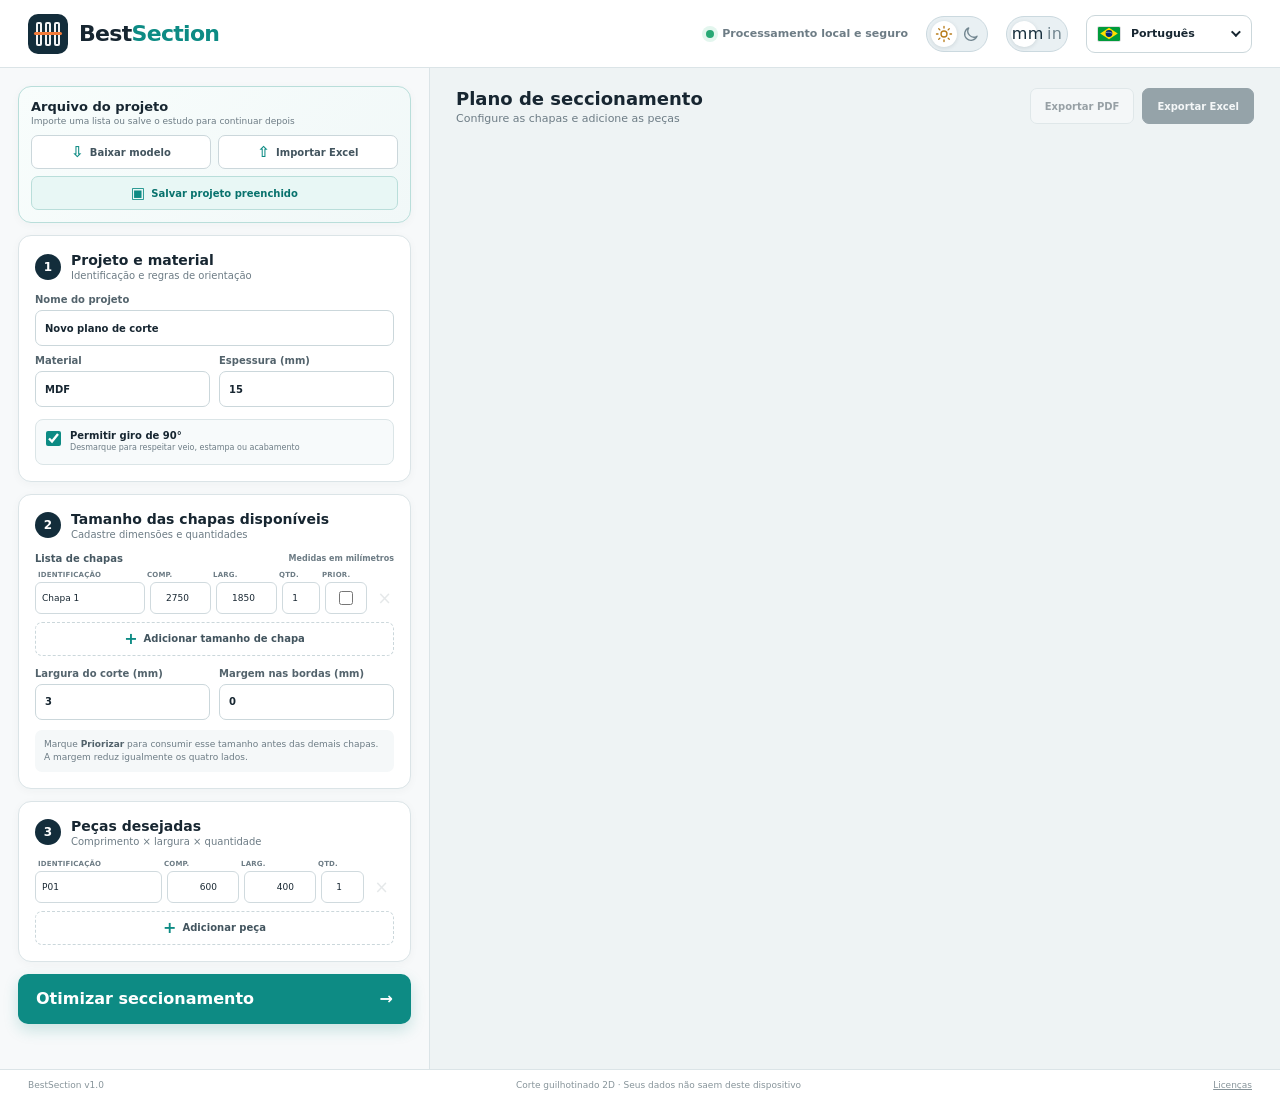
<file: index.html>
<!doctype html>
<html lang="pt-BR">
<head>
  <script src="theme.js?v=1"></script>
  <script src="unit.js?v=1"></script>
  <meta charset="utf-8">
  <meta name="viewport" content="width=device-width, initial-scale=1">
  <meta name="description" content="BestSection — otimizador de cortes guilhotinados para chapas e painéis.">
  <title>BestSection — Otimizador de seccionamento</title>
  <link rel="stylesheet" href="styles.css?v=20261104-dimensions">
  <link rel="stylesheet" href="theme.css?v=1">
</head>
<body>
  <header class="topbar">
    <a class="brand" href="#" aria-label="BestSection">
      <span class="brand-mark" aria-hidden="true"><i></i><i></i><i></i></span>
      <span class="brand-name"><strong>Best</strong><b>Section</b></span>
    </a>
    <div class="topbar-actions">
      <div class="top-status"><span></span><b data-i18n="localProcessing">Processamento local e seguro</b></div>
      <div id="languagePicker" class="language-picker">
        <button id="languageButton" class="language-trigger" type="button" aria-haspopup="listbox" aria-expanded="false" aria-label="Idioma: Português">
          <img id="currentFlag" src="flags/br.svg" alt=""><span id="currentLanguage">Português</span><i aria-hidden="true"></i>
        </button>
        <div id="languageMenu" class="language-menu" role="listbox" aria-label="Idioma" hidden>
          <button type="button" role="option" data-language="pt-BR"><img src="flags/br.svg" alt="">Português</button>
          <button type="button" role="option" data-language="en-US"><img src="flags/us.svg" alt="">English</button>
          <button type="button" role="option" data-language="es-ES"><img src="flags/es.svg" alt="">Español</button>
          <button type="button" role="option" data-language="zh-CN"><img src="flags/cn.svg" alt="">中文</button>
          <button type="button" role="option" data-language="hi-IN"><img src="flags/in.svg" alt="">हिन्दी</button>
          <button type="button" role="option" data-language="ar-SA"><img src="flags/sa.svg" alt="">العربية</button>
          <button type="button" role="option" data-language="fr-FR"><img src="flags/fr.svg" alt="">Français</button>
          <button type="button" role="option" data-language="bn-BD"><img src="flags/bd.svg" alt="">বাংলা</button>
          <button type="button" role="option" data-language="ru-RU"><img src="flags/ru.svg" alt="">Русский</button>
          <button type="button" role="option" data-language="de-DE"><img src="flags/de.svg" alt="">Deutsch</button>
          <button type="button" role="option" data-language="it-IT"><img src="flags/it.svg" alt="">Italiano</button>
          <button type="button" role="option" data-language="ja-JP"><img src="flags/jp.svg" alt="">日本語</button>
        </div>
        <select id="languageSelect" class="language-native-select" aria-label="Idioma" tabindex="-1">
          <option value="pt-BR">Português</option><option value="en-US">English</option><option value="es-ES">Español</option><option value="zh-CN">中文</option><option value="hi-IN">हिन्दी</option><option value="ar-SA">العربية</option><option value="fr-FR">Français</option><option value="bn-BD">বাংলা</option><option value="ru-RU">Русский</option><option value="de-DE">Deutsch</option><option value="it-IT">Italiano</option><option value="ja-JP">日本語</option>
        </select>
      </div>
    </div>
  </header>

  <main class="app-shell">
    <aside class="sidebar">
      <section class="panel project-file-panel">
        <div class="project-file-heading"><h2 data-i18n="projectFile">Arquivo do projeto</h2><p data-i18n="projectFileHelp">Importe uma lista ou salve o estudo para continuar depois</p></div>
        <div class="import-actions">
          <button id="templateButton" class="ghost-button" type="button"><span aria-hidden="true">⇩</span><b data-i18n="downloadTemplate">Baixar modelo</b></button>
          <label class="ghost-button import-button"><span aria-hidden="true">⇧</span><b data-i18n="importExcel">Importar Excel</b><input id="excelInput" type="file" accept=".xlsx,.xls,.csv" hidden></label>
          <button id="saveProjectButton" class="ghost-button save-project-button" type="button"><span aria-hidden="true">▣</span><b data-i18n="saveProject">Salvar projeto preenchido</b></button>
        </div>
      </section>

      <section class="panel">
        <div class="section-heading"><span>1</span><div><h2 data-i18n="projectMaterial">Projeto e material</h2><p data-i18n="projectMaterialHelp">Identificação e regras de orientação</p></div></div>
        <label class="field full"><span data-i18n="projectName">Nome do projeto</span><input id="projectName" value="Novo plano de corte" maxlength="80"></label>
        <div class="field-grid two">
          <label class="field"><span data-i18n="material">Material</span><input id="material" value="MDF" maxlength="50"></label>
          <label class="field"><span data-i18n="thicknessMm">Espessura (mm)</span><input id="materialThickness" type="number" value="15" min="0.1" step="0.1"></label>
        </div>
        <label class="check-field"><input id="allowRotation" type="checkbox" checked><span><strong data-i18n="allowRotation">Permitir giro de 90°</strong><small data-i18n="allowRotationHelp">Desmarque para respeitar veio, estampa ou acabamento</small></span></label>
      </section>

      <section class="panel">
        <div class="section-heading"><span>2</span><div><h2 data-i18n="availableSheetSizes">Tamanho das chapas disponíveis</h2><p data-i18n="availableSheetSizesHelp">Cadastre dimensões e quantidades</p></div></div>
        <div class="stock-heading"><strong data-i18n="sheetList">Lista de chapas</strong><small data-i18n="measurementsMm">Medidas em milímetros</small></div>
        <div class="sheet-columns"><span data-i18n="identification">Identificação</span><span data-i18n="lengthShort">Comp.</span><span data-i18n="widthShort">Larg.</span><span data-i18n="qtyShort">Qtd.</span><span data-i18n="priorityShort">Prior.</span><span></span></div>
        <div id="sheetBody" class="sheet-list"></div>
        <button id="addSheetButton" class="add-row-button" type="button"><span>+</span><b data-i18n="addSheetSize">Adicionar tamanho de chapa</b></button>
        <div class="field-grid two machine-fields">
          <label class="field"><span data-i18n="kerfWidth">Largura do corte (mm)</span><input id="kerf" type="number" value="3" min="0" step="0.1"></label>
          <label class="field"><span data-i18n="edgeMargin">Margem nas bordas (mm)</span><input id="edgeTrim" type="number" value="0" min="0" step="0.1"></label>
        </div>
        <p class="field-help" data-i18n-html="sheetHelp">Marque <strong>Priorizar</strong> para consumir esse tamanho antes das demais chapas. A margem reduz igualmente os quatro lados.</p>
      </section>

      <section class="panel parts-panel">
        <div class="section-heading"><span>3</span><div><h2 data-i18n="desiredParts">Peças desejadas</h2><p data-i18n="desiredPartsHelp">Comprimento × largura × quantidade</p></div></div>
        <div class="part-columns"><span data-i18n="identification">Identificação</span><span data-i18n="lengthShort">Comp.</span><span data-i18n="widthShort">Larg.</span><span data-i18n="qtyShort">Qtd.</span><span></span></div>
        <div id="partsBody" class="parts-list"></div>
        <button id="addPartButton" class="add-row-button" type="button"><span>+</span><b data-i18n="addPart">Adicionar peça</b></button>
      </section>

      <button id="optimizeButton" class="primary-button" type="button"><span data-i18n="optimize">Otimizar seccionamento</span><span>→</span></button>
      <section id="progressPanel" class="progress-panel" hidden aria-live="polite">
        <div class="progress-heading"><strong id="progressLabel" data-i18n="preparing">Preparando otimização…</strong><span id="progressPercent">0%</span></div>
        <div id="progressTrack" class="progress-track" role="progressbar" aria-valuemin="0" aria-valuemax="100" aria-valuenow="0"><span id="progressBar"></span></div>
        <small id="progressDetail" data-i18n="analyzing">Analisando peças e chapas disponíveis</small>
      </section>
      <div id="message" class="message" role="status" aria-live="polite"></div>
    </aside>

    <section class="workspace">
      <div class="workspace-toolbar">
        <div><h1 data-i18n="cuttingPlan">Plano de seccionamento</h1><p id="resultSubtitle" data-i18n="configure">Configure as chapas e adicione as peças</p></div>
        <div class="toolbar-actions">
          <button id="pdfButton" class="secondary-button" type="button" disabled data-i18n="exportPDF">Exportar PDF</button>
          <button id="exportButton" class="export-button" type="button" disabled data-i18n="exportExcel">Exportar Excel</button>
        </div>
      </div>

      <section class="result-area">
        <div id="resultContent" hidden>
          <div class="metrics">
            <article><span class="metric-icon sheets">▦</span><div><small data-i18n="sheetsUsed">Chapas utilizadas</small><strong id="metricSheets">—</strong></div></article>
            <article><span class="metric-icon usage">◔</span><div><small data-i18n="utilization">Aproveitamento</small><strong id="metricUsage">—</strong></div></article>
            <article><span class="metric-icon pieces">◇</span><div><small data-i18n="parts">Peças</small><strong id="metricPieces">—</strong></div></article>
            <article><span class="metric-icon waste">↘</span><div><small data-i18n="reusableRemainder">Sobra reaproveitável</small><strong id="metricWaste">—</strong></div></article>
          </div>

          <section class="result-card layouts-card">
            <div class="card-heading"><div><h2 data-i18n="sheetMaps">Mapas das chapas</h2><p data-i18n="sheetMapsHelp">Layout guilhotinado; os números indicam a ordem dos cortes</p></div><span id="materialBadge" class="material-badge"></span></div>
            <div id="sheetLayouts" class="sheet-layouts"></div>
          </section>

          <section class="result-card">
            <div class="card-heading"><div><h2 data-i18n="cutSequence">Sequência de cortes</h2><p data-i18n="cutSequenceHelp">Cada corte atravessa completamente o retângulo indicado</p></div></div>
            <div class="result-table-wrap">
              <table class="result-table cuts-table">
                <thead><tr><th data-i18n="sheet">Chapa</th><th data-i18n="order">Ordem</th><th data-i18n="direction">Sentido</th><th data-i18n="position">Posição</th><th data-i18n="extent">Extensão</th><th data-i18n="regionBeforeCut">Região antes do corte</th></tr></thead>
                <tbody id="cutsTableBody"></tbody>
              </table>
            </div>
          </section>

          <section class="result-card">
            <div class="card-heading"><div><h2 data-i18n="partList">Lista das peças</h2><p data-i18n="partListHelp">Posições e orientação em cada chapa</p></div></div>
            <div class="result-table-wrap">
              <table class="result-table pieces-table">
                <thead><tr><th data-i18n="sheet">Chapa</th><th data-i18n="part">Peça</th><th data-i18n="finalSize">Medida final</th><th data-i18n="positionXY">Posição X × Y</th><th data-i18n="orientation">Orientação</th></tr></thead>
                <tbody id="piecesTableBody"></tbody>
              </table>
            </div>
          </section>
        </div>
      </section>
    </section>
  </main>

  <footer><span>BestSection v1.0</span><span data-i18n="footerPrivacy">Corte guilhotinado 2D · Seus dados não saem deste dispositivo</span><a href="THIRD_PARTY_NOTICES.md" target="_blank" rel="noopener" data-i18n="licenses">Licenças</a></footer>
  <script src="vendor/xlsx.full.min.js"></script>
  <script src="i18n.js?v=20261104-cutlist"></script>
  <script src="pdf.js?v=20261104-cutlist"></script>
  <script src="app.js?v=20261104-cutlist"></script>
</body>
</html>
</file>
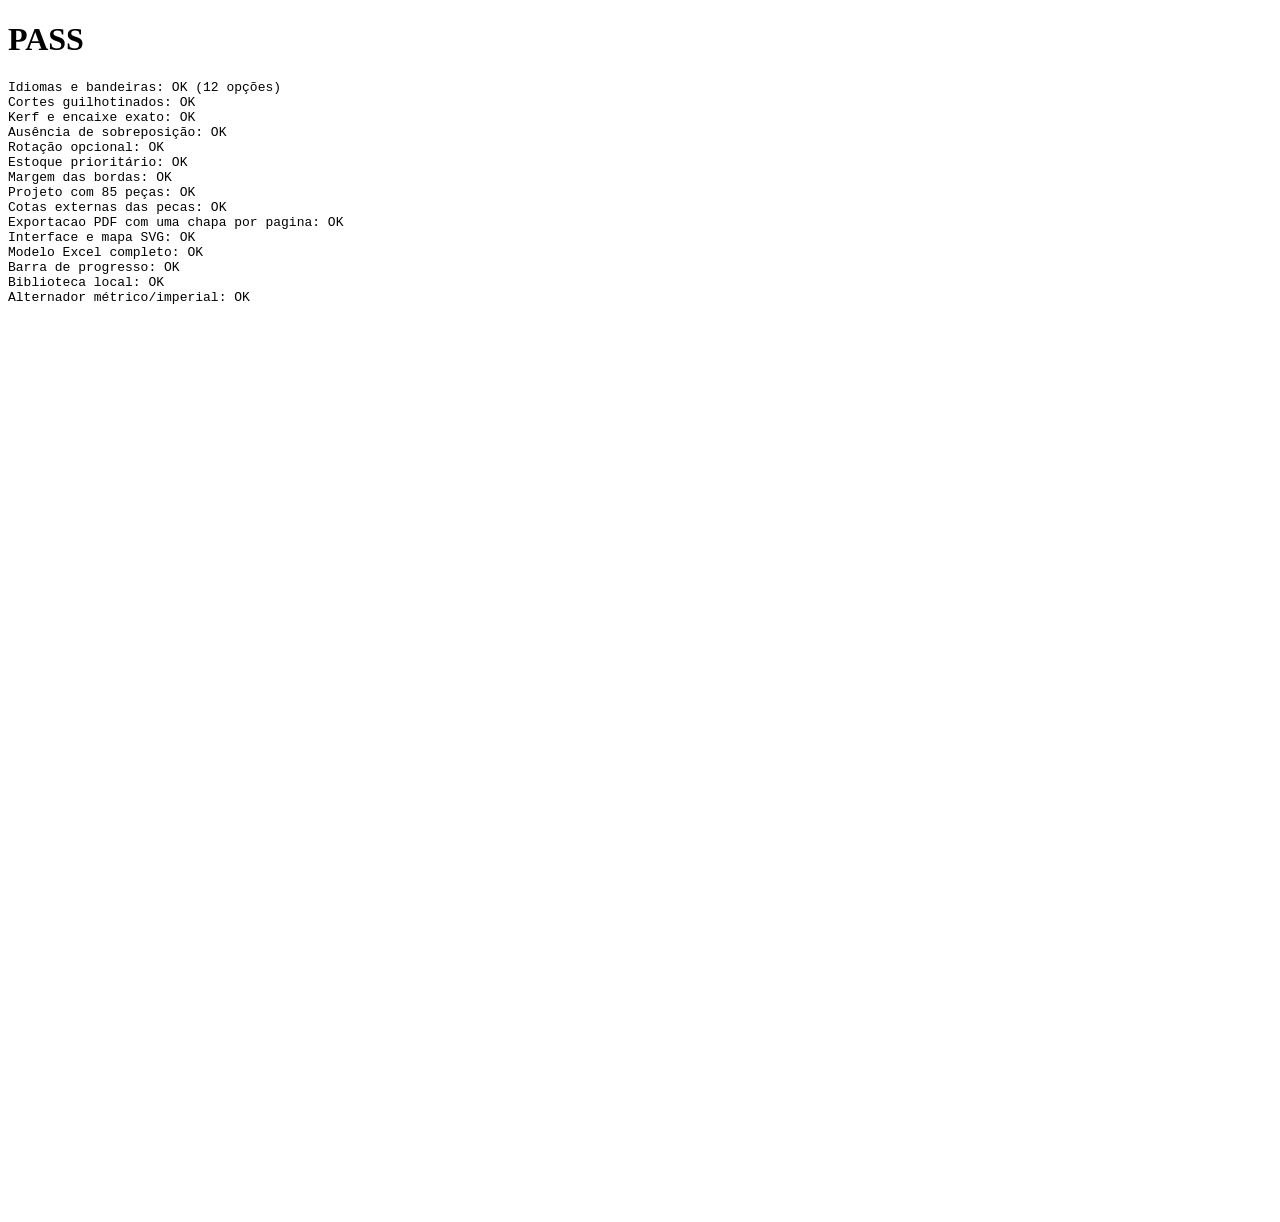
<file: tests/browser-tests.html>
<!doctype html>
<html lang="pt-BR">
<head><meta charset="utf-8"><title>Testes BestSection</title></head>
<body>
  <h1 id="status">EXECUTANDO</h1>
  <pre id="details"></pre>
  <iframe id="app" src="../index.html" style="position:absolute;width:420px;height:900px;opacity:0;pointer-events:none"></iframe>
  <script>
    const wait=ms=>new Promise(resolve=>setTimeout(resolve,ms));
    const baseConfig={projectName:'Teste',material:'MDF',thickness:15,allowRotation:false,kerf:3,edgeTrim:0};
    function overlaps(a,b){return a.x<b.x+b.w-1e-7&&a.x+a.w>b.x+1e-7&&a.y<b.y+b.h-1e-7&&a.y+a.h>b.y+1e-7;}
    document.getElementById('app').addEventListener('load',async()=>{
      const log=[];
      try{
        const frame=document.getElementById('app'),win=frame.contentWindow,doc=frame.contentDocument,core=win.BestSectionCore;
        if(!core)throw new Error('API BestSectionCore não carregada');
        if(!win.XLSX)throw new Error('Biblioteca Excel local não carregada');
        if(doc.querySelector('.brand-name').textContent.replace(/\s/g,'')!=='BestSection')throw new Error('Marca BestSection inválida');
        const resultArea=doc.querySelector('.result-area');if(resultArea.children.length!==1||resultArea.firstElementChild.id!=='resultContent')throw new Error('O estado vazio ainda ocupa a área de resultados');
        if(new RegExp(['reta','lho'].join(''),'i').test(doc.body.textContent))throw new Error('A interface ainda contém o termo removido');
        const languageSelect=doc.getElementById('languageSelect'),languageOptions=[...doc.querySelectorAll('#languageMenu [data-language]')],currentFlag=doc.getElementById('currentFlag');
        if(languageSelect.options.length!==12||languageOptions.length!==12)throw new Error('A lista de idiomas não contém 12 opções');
        await wait(50);if(!currentFlag.complete||!currentFlag.naturalWidth||!currentFlag.src.endsWith('/flags/br.svg'))throw new Error('A bandeira do Brasil não carregou');
        const languageChecks={'pt-BR':'Plano de seccionamento','en-US':'Cutting plan','es-ES':'Plan de corte','zh-CN':'切割方案','hi-IN':'कटिंग प्लान','ar-SA':'خطة القطع','fr-FR':'Plan de coupe','bn-BD':'কাটিং প্ল্যান','ru-RU':'Карта раскроя','de-DE':'Schnittplan','it-IT':'Piano di taglio','ja-JP':'切断プラン'};
        for(const [language,expected] of Object.entries(languageChecks)){languageSelect.value=language;languageSelect.dispatchEvent(new win.Event('change'));if(doc.querySelector('[data-i18n="cuttingPlan"]').textContent!==expected)throw new Error(`Tradução inválida para ${language}`);}
        if(!currentFlag.src.endsWith('/flags/jp.svg'))throw new Error('A bandeira não acompanha o idioma selecionado');
        languageSelect.value='ar-SA';languageSelect.dispatchEvent(new win.Event('change'));if(doc.documentElement.dir!=='rtl')throw new Error('Direção RTL do árabe não aplicada');
        languageSelect.value='pt-BR';languageSelect.dispatchEvent(new win.Event('change'));if(doc.documentElement.dir!=='ltr'||!currentFlag.src.endsWith('/flags/br.svg'))throw new Error('Retorno ao português inválido');
        log.push('Idiomas e bandeiras: OK (12 opções)');
        if(core.numberFrom('1.250,5')!==1250.5)throw new Error('Conversão numérica inválida');

        const exact=await core.optimizeGuillotine({...baseConfig,sheets:[{id:'s1',name:'Chapa exata',length:203,width:100,quantity:1,priority:false}],pieces:[{id:'A',length:100,width:100,quantity:2,colorIndex:0}]},()=>{},24);
        if(exact.totalSheets!==1||exact.totalPieces!==2||exact.sheets[0].cuts.length!==1||Math.abs(exact.kerfLoss-300)>1e-7||exact.remnantArea!==0)throw new Error('Encaixe exato com kerf incorreto');
        const placements=exact.sheets[0].placements;
        if(overlaps(placements[0],placements[1]))throw new Error('Peças se sobrepõem');
        exact.sheets[0].cuts.forEach(cut=>{if(cut.orientation==='vertical'&&Math.abs(cut.length-cut.region.h)>1e-7)throw new Error('Corte vertical não atravessa a região');if(cut.orientation==='horizontal'&&Math.abs(cut.length-cut.region.w)>1e-7)throw new Error('Corte horizontal não atravessa a região');});
        log.push('Cortes guilhotinados: OK','Kerf e encaixe exato: OK','Ausência de sobreposição: OK');

        const rotated=await core.optimizeGuillotine({...baseConfig,allowRotation:true,sheets:[{id:'s1',name:'Estreita',length:100,width:200,quantity:1,priority:false}],pieces:[{id:'R',length:180,width:90,quantity:1,colorIndex:0}]},()=>{},16);
        if(!rotated.sheets[0].placements[0].rotated)throw new Error('Rotação necessária não foi aplicada');
        let rotationBlocked=false;try{await core.optimizeGuillotine({...baseConfig,allowRotation:false,sheets:[{id:'s1',name:'Estreita',length:100,width:200,quantity:1,priority:false}],pieces:[{id:'R',length:180,width:90,quantity:1,colorIndex:0}]},()=>{},8);}catch(error){rotationBlocked=/insuficiente|encaixe/.test(error.message);}if(!rotationBlocked)throw new Error('Bloqueio de rotação não foi respeitado');

        const priority=await core.optimizeGuillotine({...baseConfig,sheets:[{id:'prioritaria',name:'Chapa prioritária',length:250,width:100,quantity:1,priority:true},{id:'padrao',name:'Chapa padrão',length:203,width:100,quantity:1,priority:false}],pieces:[{id:'P',length:100,width:100,quantity:2,colorIndex:0}]},()=>{},20);
        if(priority.totalSheets!==1||priority.sheets[0].stockType.id!=='prioritaria')throw new Error('Chapa prioritária não foi consumida primeiro');
        const trimmed=await core.optimizeGuillotine({...baseConfig,kerf:0,edgeTrim:10,sheets:[{id:'t',name:'Com margem',length:120,width:120,quantity:1,priority:false}],pieces:[{id:'M',length:100,width:100,quantity:1,colorIndex:0}]},()=>{},8);
        const placed=trimmed.sheets[0].placements[0];if(placed.x!==10||placed.y!==10||trimmed.trimLoss!==4400)throw new Error('Margem das bordas incorreta');
        const stress=await core.optimizeGuillotine({...baseConfig,allowRotation:true,sheets:[{id:'std',name:'Padrão',length:2750,width:1850,quantity:6,priority:false}],pieces:[{id:'A',length:600,width:400,quantity:20,colorIndex:0},{id:'B',length:800,width:300,quantity:15,colorIndex:1},{id:'C',length:450,width:350,quantity:20,colorIndex:2},{id:'D',length:300,width:300,quantity:30,colorIndex:3}]},()=>{},24);
        if(stress.totalPieces!==85||stress.totalSheets>6)throw new Error('Lista de volume médio não foi atendida');
        log.push('Rotação opcional: OK','Estoque prioritário: OK','Margem das bordas: OK','Projeto com 85 peças: OK');

        const originalWriteFile=win.XLSX.writeFile;let downloaded=null,downloadedName='';win.XLSX.writeFile=(workbook,name)=>{downloaded=workbook;downloadedName=name;};
        doc.getElementById('templateButton').click();
        if(downloadedName!=='modelo_completo_bestsection.xlsx'||downloaded.SheetNames.join('|')!=='Chapas|Pecas|Configuracoes|Instrucoes')throw new Error('Modelo Excel inválido');
        const headers=win.XLSX.utils.sheet_to_json(downloaded.Sheets.Chapas,{header:1})[0];if(!['Comprimento_mm','Largura_mm','Quantidade','Priorizar'].every(header=>headers.includes(header)))throw new Error('Modelo Excel incompleto');

        const sheetBody=doc.getElementById('sheetBody'),partsBody=doc.getElementById('partsBody');if(sheetBody.children.length!==1||partsBody.children.length!==1)throw new Error('Linhas iniciais inválidas');
        doc.getElementById('addSheetButton').click();if(sheetBody.children.length!==2)throw new Error('Adicionar chapa falhou');sheetBody.lastElementChild.querySelector('.remove-sheet').click();if(sheetBody.children.length!==1)throw new Error('Remover chapa falhou');
        doc.getElementById('addPartButton').click();if(partsBody.children.length!==2)throw new Error('Adicionar peça falhou');partsBody.lastElementChild.querySelector('.remove-part').click();
        const row=partsBody.firstElementChild;row.querySelector('.part-id').value='TESTE';row.querySelector('.part-length').value='600';row.querySelector('.part-width').value='400';row.querySelector('.part-quantity').value='4';
        doc.getElementById('optimizeButton').click();for(let retry=0;retry<100&&doc.getElementById('resultContent').hidden;retry++)await wait(50);
        if(doc.getElementById('resultContent').hidden||doc.getElementById('metricPieces').textContent!=='4'||!doc.querySelector('.sheet-svg')||!doc.querySelector('#cutsTableBody tr'))throw new Error('Fluxo visual não gerou o plano');
        if(!doc.getElementById('progressPanel').hidden&&doc.getElementById('progressPercent').textContent!=='100%')throw new Error('Barra de progresso não concluiu');
        const dimensions=[...doc.querySelectorAll('.sheet-svg .sheet-dimension')];
        if(!dimensions.length||!dimensions.some(g=>g.dataset.axis==='x'&&g.textContent==='600')||!dimensions.some(g=>g.dataset.axis==='y'&&g.textContent==='400'))throw new Error('Cotas das pecas ausentes ou incorretas');
        for(const label of doc.querySelectorAll('.sheet-dimension text')){
          const svg=label.ownerSVGElement,box=label.getBoundingClientRect(),bounds=svg.getBoundingClientRect();
          if(box.left<bounds.left-1||box.top<bounds.top-1||box.right>bounds.right+1||box.bottom>bounds.bottom+1)throw new Error('Cota fora do SVG');
        }
        log.push('Cotas externas das pecas: OK');
        languageSelect.value='en-US';languageSelect.dispatchEvent(new win.Event('change'));if(doc.querySelector('[data-i18n="sheetMaps"]').textContent!=='Sheet maps'||!doc.querySelector('.layout-heading strong').textContent.includes('SHEET'))throw new Error('Resultado dinâmico não foi traduzido');
        languageSelect.value='pt-BR';languageSelect.dispatchEvent(new win.Event('change'));
        win.XLSX.writeFile=originalWriteFile;

        if(doc.documentElement.dataset.unit!=='mm')throw new Error('Unidade padrão não é mm');
        if(Math.abs(core.convertUnit(25.4,'mm','in')-1)>1e-9||Math.abs(core.convertUnit(1,'in','mm')-25.4)>1e-9)throw new Error('Conversão mm/in incorreta');
        const unitToggle=doc.getElementById('unitToggle');if(!unitToggle)throw new Error('Alternador de unidade não encontrado');
        const thicknessMm=Number(doc.getElementById('materialThickness').value),sheetLengthMm=Number(sheetBody.querySelector('.sheet-length').value),partLengthMm=Number(row.querySelector('.part-length').value);
        unitToggle.click();
        if(doc.documentElement.dataset.unit!=='in')throw new Error('Alternância para polegadas falhou');
        if(win.localStorage.getItem('bestsection-unit')!=='in')throw new Error('Preferência de unidade não foi persistida');
        if(Math.abs(Number(doc.getElementById('materialThickness').value)-thicknessMm/25.4)>0.01)throw new Error('Espessura do material não converteu para polegadas');
        if(Math.abs(Number(sheetBody.querySelector('.sheet-length').value)-sheetLengthMm/25.4)>0.01)throw new Error('Comprimento da chapa não converteu para polegadas');
        if(Math.abs(Number(row.querySelector('.part-length').value)-partLengthMm/25.4)>0.01)throw new Error('Comprimento da peça não converteu para polegadas');
        unitToggle.click();
        if(doc.documentElement.dataset.unit!=='mm'||win.localStorage.getItem('bestsection-unit')!=='mm')throw new Error('Alternância de volta para milímetros falhou');
        if(Math.abs(Number(doc.getElementById('materialThickness').value)-thicknessMm)>0.05)throw new Error('Ida e volta mm→in→mm perdeu precisão da espessura');
        if(Math.abs(Number(sheetBody.querySelector('.sheet-length').value)-sheetLengthMm)>0.05)throw new Error('Ida e volta mm→in→mm perdeu precisão do comprimento da chapa');
        if(doc.getElementById('printButton')||doc.getElementById('pdfButton').textContent!=='Exportar PDF')throw new Error('Botao PDF nao substituiu Imprimir');
        const pdfPage=await win.BestSectionPDF.sheetPage(doc.querySelector('.sheet-svg'),{title:'Chapa de teste',project:'Projeto de teste',details:'600 x 400 mm',legend:[],index:1,total:2});
        const pdf=win.BestSectionPDF.encode([pdfPage,pdfPage]),pdfText=await pdf.text();
        if(pdf.type!=='application/pdf'||!pdfText.startsWith('%PDF-1.4')||!pdfText.includes('/Count 2 ')||pdf.size<1000)throw new Error('PDF multipagina invalido');
        const listPages=win.BestSectionPDF.listPages({title:'Lista de corte',project:'Teste',details:'mm',headers:['ID','Comp.','Larg.','Qtd.'],rows:Array.from({length:49},(_,i)=>['P'+i,'1440','1220',4]),totalSheets:2});
        if(listPages.length!==3)throw new Error('Lista de corte longa nao paginou corretamente');
        log.push('Exportacao PDF com uma chapa por pagina: OK');
        log.push('Interface e mapa SVG: OK','Modelo Excel completo: OK','Barra de progresso: OK','Biblioteca local: OK','Alternador métrico/imperial: OK');
        document.getElementById('status').textContent='PASS';
      }catch(error){document.getElementById('status').textContent='FAIL';log.push(error.stack||error.message);}
      document.getElementById('details').textContent=log.join('\n');
    });
  </script>
</body>
</html>
</file>
<file: styles.css>
:root {
  --ink:#172631; --muted:#6d7c85; --line:#dbe4e7; --panel:#fff; --bg:#eef3f4;
  --navy:#132d3b; --teal:#0d8b84; --teal-dark:#08726d; --teal-soft:#e8f7f5;
  --orange:#f47b3a; --danger:#bd453a;
  font-family:Inter,ui-sans-serif,system-ui,-apple-system,"Segoe UI",sans-serif;
}
* { box-sizing:border-box; }
html,body { min-height:100%; }
body { margin:0; color:var(--ink); background:var(--bg); }
button,input,select { font:inherit; }
button { color:inherit; }
.topbar { height:68px; display:flex; align-items:center; justify-content:space-between; padding:0 28px; border-bottom:1px solid var(--line); background:#fff; }
.brand { display:flex; align-items:center; gap:11px; color:inherit; text-decoration:none; }
.brand-mark { position:relative; width:40px; height:40px; display:grid; grid-template-columns:repeat(3,1fr); gap:3px; padding:8px; overflow:hidden; border-radius:10px; background:var(--navy); }
.brand-mark::after { content:""; position:absolute; left:6px; right:6px; top:18px; height:3px; border-radius:2px; background:var(--orange); }
.brand-mark i { border:2px solid #fff; border-radius:2px; opacity:.95; }
.brand-name { display:flex; align-items:baseline; line-height:1; white-space:nowrap; }
.brand-name strong,.brand-name b { font-size:22px; letter-spacing:-.7px; }.brand-name strong { font-weight:800; }.brand-name b { color:var(--teal); }
.topbar-actions { display:flex; align-items:center; gap:18px; }
.top-status { display:flex; align-items:center; gap:8px; color:var(--muted); font-size:11px; }
.top-status b { font-weight:600; }
.top-status span { width:8px; height:8px; border-radius:50%; background:#28a875; box-shadow:0 0 0 4px #e3f6ee; }
.language-picker { position:relative; z-index:40; color:var(--muted); }
.language-trigger { width:166px; height:38px; display:grid; grid-template-columns:26px minmax(0,1fr) 10px; align-items:center; gap:8px; padding:0 10px; border:1px solid #cbd7db; border-radius:9px; background:#fff; color:var(--ink); font-size:11px; font-weight:750; text-align:left; cursor:pointer; }
.language-trigger:hover,.language-trigger[aria-expanded="true"] { border-color:var(--teal); box-shadow:0 0 0 2px rgba(13,139,132,.1); }
.language-trigger img,.language-menu img { width:24px; height:16px; display:block; border:1px solid rgba(23,38,49,.14); border-radius:2px; object-fit:cover; }
.language-trigger i { width:7px; height:7px; border-right:2px solid currentColor; border-bottom:2px solid currentColor; transform:rotate(45deg) translateY(-2px); }
.language-menu { position:absolute; top:calc(100% + 5px); right:0; width:192px; max-height:min(430px,calc(100vh - 86px)); overflow-y:auto; padding:5px; border:1px solid #bdcbd0; border-radius:9px; background:#fff; box-shadow:0 14px 35px rgba(17,41,53,.2); }
.language-menu[hidden] { display:none; }.language-menu button { width:100%; min-height:34px; display:grid; grid-template-columns:28px minmax(0,1fr); align-items:center; gap:8px; padding:6px 8px; border:0; border-radius:6px; background:transparent; color:var(--ink); font-size:11px; text-align:left; cursor:pointer; }
.language-menu button:hover,.language-menu button:focus { outline:none; background:#edf7f6; }.language-menu button[aria-selected="true"] { background:var(--teal); color:#fff; font-weight:800; }
.language-native-select { position:absolute; width:1px; height:1px; padding:0; margin:-1px; overflow:hidden; clip:rect(0,0,0,0); white-space:nowrap; border:0; }
.app-shell { min-height:calc(100vh - 100px); display:grid; grid-template-columns:430px minmax(0,1fr); }
.sidebar { padding:18px; overflow-y:auto; border-right:1px solid var(--line); background:#f7f9fa; }
.panel { margin-bottom:12px; padding:16px; border:1px solid var(--line); border-radius:13px; background:var(--panel); box-shadow:0 2px 10px rgba(21,45,58,.035); }
.project-file-panel { padding:12px; border-color:#b9deda; background:linear-gradient(135deg,#f8fdfc,#f1f8f8); }
.project-file-heading h2 { margin:0; font-size:13px; }.project-file-heading p { margin:2px 0 9px; color:var(--muted); font-size:9px; }
.import-actions { display:grid; grid-template-columns:1fr 1fr; gap:7px; }.save-project-button { grid-column:1/-1; background:var(--teal-soft)!important; border-color:#b9deda!important; color:var(--teal-dark)!important; }
.section-heading { display:flex; align-items:center; gap:10px; margin-bottom:13px; }
.section-heading>span { flex:0 0 26px; width:26px; height:26px; display:grid; place-items:center; border-radius:50%; background:var(--navy); color:#fff; font-size:12px; font-weight:800; }
.section-heading h2 { margin:0; font-size:14px; }.section-heading p { margin:2px 0 0; color:var(--muted); font-size:10px; }
.field-grid { display:grid; gap:9px; }.field-grid.two { grid-template-columns:1fr 1fr; }.field.full { margin-bottom:9px; }
.field { min-width:0; display:block; color:#53636c; font-size:10px; font-weight:700; }
.field input,.field select { width:100%; height:36px; margin-top:5px; padding:7px 9px; border:1px solid #cbd7db; border-radius:7px; outline:none; background:#fff; color:var(--ink); }
.field input:focus,.row-input:focus,.sheet-row select:focus { border-color:var(--teal); box-shadow:0 0 0 2px rgba(13,139,132,.11); }
.check-field { display:flex; align-items:flex-start; gap:9px; margin-top:12px; padding:10px; border:1px solid #dbe5e7; border-radius:8px; background:#f7fafb; cursor:pointer; }
.check-field input { width:15px; height:15px; margin:1px 0 0; accent-color:var(--teal); }.check-field strong,.check-field small { display:block; }.check-field strong { font-size:10px; }.check-field small { margin-top:2px; color:var(--muted); font-size:8px; line-height:1.35; }
.stock-heading { display:flex; align-items:center; justify-content:space-between; gap:8px; margin-bottom:7px; color:#465862; font-size:10px; }.stock-heading small { color:var(--muted); font-size:8px; font-weight:600; }
.sheet-columns,.sheet-row { display:grid; grid-template-columns:minmax(0,1fr) 61px 61px 38px 42px 22px; gap:5px; }
.part-columns,.part-row { display:grid; grid-template-columns:minmax(0,1fr) 72px 72px 43px 25px; gap:5px; }
.sheet-columns,.part-columns { padding:0 3px 3px; color:var(--muted); font-size:7px; font-weight:750; text-transform:uppercase; letter-spacing:.025em; }
.sheet-list,.parts-list { display:grid; gap:6px; }.sheet-row,.part-row { align-items:center; }
.row-input,.sheet-row select { width:100%; height:32px; min-width:0; padding:5px 6px; border:1px solid #d0dade; border-radius:6px; outline:none; background:#fff; color:var(--ink); font-size:9px; }
.number-input { text-align:right; }
.priority-label { height:32px; display:flex; align-items:center; justify-content:center; border:1px solid #d0dade; border-radius:6px; background:#fff; cursor:pointer; }.priority-label:has(input:checked) { border-color:var(--teal); background:var(--teal-soft); }.priority-label input { width:14px; height:14px; margin:0; accent-color:var(--teal); }
.remove-row { width:25px; height:30px; padding:0; border:0; border-radius:5px; background:transparent; color:#99a6ac; font-size:17px; cursor:pointer; }.remove-row:hover:not(:disabled) { color:var(--danger); background:#fff0ee; }.remove-row:disabled { opacity:.25; cursor:default; }
.ghost-button,.add-row-button { min-height:34px; display:flex; align-items:center; justify-content:center; gap:6px; border:1px solid #cbd7db; border-radius:7px; background:#fff; color:#42545e; font-size:10px; font-weight:750; cursor:pointer; }
.ghost-button:hover,.add-row-button:hover { border-color:var(--teal); color:var(--teal-dark); background:var(--teal-soft); }.ghost-button span { color:var(--teal); font-size:15px; }.ghost-button b,.add-row-button b { font:inherit; }.import-button { position:relative; }
.add-row-button { width:100%; margin-top:8px; border-style:dashed; }.add-row-button span { color:var(--teal); font-size:16px; }
.machine-fields { margin-top:12px; }.field-help { margin:10px 0 0; padding:8px 9px; border-radius:7px; background:#f5f8f9; color:var(--muted); font-size:9px; line-height:1.45; }.field-help strong { color:#52626b; }
.primary-button { width:100%; height:50px; display:flex; align-items:center; justify-content:space-between; padding:0 18px; border:0; border-radius:10px; background:var(--teal); color:#fff; font-weight:800; cursor:pointer; box-shadow:0 6px 15px rgba(13,139,132,.2); }.primary-button:hover { background:var(--teal-dark); }.primary-button:disabled { opacity:.55; cursor:wait; }
.message { min-height:19px; margin:8px 4px 0; color:var(--muted); font-size:10px; line-height:1.4; }.message.error { color:var(--danger); }.message.success { color:#167458; }
.progress-panel { margin-top:10px; padding:12px; border:1px solid #b9deda; border-radius:10px; background:#fff; box-shadow:0 5px 14px rgba(13,139,132,.08); }.progress-heading { display:flex; justify-content:space-between; gap:10px; color:#3f545d; font-size:10px; }.progress-heading span { color:var(--teal-dark); font-weight:800; }.progress-track { height:7px; margin:8px 0 6px; overflow:hidden; border-radius:9px; background:#e5edef; }.progress-track span { width:0; height:100%; display:block; border-radius:inherit; background:linear-gradient(90deg,var(--teal),#31aaa2); transition:width .18s ease; }.progress-panel small { color:var(--muted); font-size:8px; }
.workspace { min-width:0; padding:0 26px 28px; background:var(--bg); }.workspace-toolbar { min-height:76px; display:flex; align-items:center; gap:16px; }.workspace-toolbar h1 { margin:0; font-size:18px; }.workspace-toolbar p { margin:3px 0 0; color:var(--muted); font-size:11px; }
.toolbar-actions { margin-left:auto; display:flex; gap:8px; }.toolbar-actions button { height:36px; padding:0 14px; border-radius:7px; font-size:10px; font-weight:750; cursor:pointer; }.secondary-button { border:1px solid #cbd7db; background:#fff; }.export-button { border:1px solid var(--navy); background:var(--navy); color:#fff; }.toolbar-actions button:disabled { opacity:.4; cursor:default; }
.result-area { min-height:0; }
.metrics { display:grid; grid-template-columns:repeat(4,1fr); gap:12px; margin-bottom:13px; }.metrics article { min-width:0; min-height:69px; display:flex; align-items:center; gap:11px; padding:12px; border:1px solid var(--line); border-radius:10px; background:#fff; }.metric-icon { flex:0 0 37px; width:37px; height:37px; display:grid; place-items:center; border-radius:8px; font-weight:850; }.metric-icon.sheets { color:var(--teal); background:var(--teal-soft); }.metric-icon.usage { color:var(--orange); background:#fff0e8; }.metric-icon.pieces { color:#5574a0; background:#edf3fb; }.metric-icon.waste { color:#916b32; background:#f8f2e7; }.metrics small { display:block; overflow:hidden; color:var(--muted); font-size:9px; white-space:nowrap; text-overflow:ellipsis; }.metrics strong { display:block; margin-top:2px; font-size:17px; }
.result-card { margin-bottom:13px; padding:17px; border:1px solid var(--line); border-radius:11px; background:#fff; box-shadow:0 2px 10px rgba(21,45,58,.03); }.card-heading { display:flex; align-items:center; gap:12px; margin-bottom:15px; }.card-heading h2 { margin:0; font-size:14px; }.card-heading p { margin:3px 0 0; color:var(--muted); font-size:10px; }.material-badge { margin-left:auto; padding:6px 9px; border-radius:6px; background:#f1f5f6; color:#53646d; font-size:9px; font-weight:750; }
.sheet-layouts { display:grid; grid-template-columns:repeat(auto-fit,minmax(360px,1fr)); gap:16px; }.layout-item { min-width:0; }.layout-heading { display:flex; justify-content:space-between; gap:10px; margin-bottom:7px; font-size:10px; }.layout-heading strong { font-size:11px; }.layout-heading span { color:var(--muted); font-size:8px; text-align:right; }.sheet-svg { width:100%; height:auto; display:block; background:#fff; }.sheet-svg .piece { stroke:#fff; stroke-width:1; vector-effect:non-scaling-stroke; }.sheet-svg .piece-label { fill:#fff; font-weight:800; text-anchor:middle; dominant-baseline:middle; paint-order:stroke; stroke:rgba(0,0,0,.25); stroke-width:2px; vector-effect:non-scaling-stroke; }.sheet-svg .cut-line { stroke:#1c333f; stroke-dasharray:5 3; opacity:.82; vector-effect:non-scaling-stroke; }.sheet-svg .cut-number { fill:#fff; stroke:#1c333f; stroke-width:1; vector-effect:non-scaling-stroke; }.sheet-svg .cut-number-text { fill:#1c333f; text-anchor:middle; dominant-baseline:middle; font-weight:850; }.sheet-svg .trim-area { fill:#dce7e9; opacity:.7; }.layout-legend { display:flex; flex-wrap:wrap; gap:8px 12px; margin-top:7px; color:var(--muted); font-size:8px; }.layout-legend i { width:9px; height:9px; display:inline-block; margin-right:4px; border-radius:2px; vertical-align:-1px; }
.result-table-wrap { overflow-x:auto; }.result-table { width:100%; min-width:760px; border-collapse:collapse; }.result-table th { padding:8px 9px; border-bottom:1px solid var(--line); background:#f7f9fa; color:#63727a; font-size:8px; text-align:left; text-transform:uppercase; letter-spacing:.035em; }.result-table td { padding:9px; border-bottom:1px solid #edf1f2; color:#40515a; font-size:9px; vertical-align:top; }.result-table tr:last-child td { border-bottom:0; }.direction-chip { display:inline-block; padding:3px 6px; border-radius:4px; background:#eff4f5; font-weight:750; white-space:nowrap; }.piece-code { color:var(--teal-dark); font-weight:850; }
footer { height:32px; display:flex; align-items:center; justify-content:space-between; padding:0 28px; border-top:1px solid var(--line); background:#fff; color:#87949a; font-size:9px; } footer a { color:inherit; }
@media (max-width:1100px) { .app-shell { grid-template-columns:380px minmax(0,1fr); }.sidebar { padding:13px; }.workspace { padding:0 15px 20px; }.metrics { grid-template-columns:1fr 1fr; }.top-status { display:none; }.sheet-columns,.sheet-row { grid-template-columns:minmax(0,1fr) 57px 57px 36px 38px 21px; } }
@media (max-width:780px) { .topbar { height:62px; padding:0 15px; }.language-trigger { width:144px; }.language-menu { width:184px; }.app-shell { display:block; }.sidebar { overflow:visible; border-right:0; }.workspace { padding-top:4px; }.sheet-layouts { grid-template-columns:1fr; } footer { padding:0 15px; } }
@media (max-width:430px) { .language-trigger { width:50px; grid-template-columns:26px 8px; }.language-trigger span { display:none; }.language-menu { right:0; } }
@media (max-width:430px) { .sidebar { padding:9px; }.panel { padding:12px; }.sheet-columns,.sheet-row { grid-template-columns:minmax(65px,1fr) 51px 51px 34px 34px 19px; gap:3px; }.part-columns,.part-row { grid-template-columns:minmax(70px,1fr) 60px 60px 38px 20px; gap:3px; }.metrics { gap:7px; }.metrics article { padding:8px; }.metric-icon { display:none; }.field-grid.two { grid-template-columns:1fr; }.sheet-layouts { grid-template-columns:minmax(0,1fr); }.brand-name strong,.brand-name b { font-size:19px; } }
[dir="rtl"] .language-menu { right:auto; left:0; }[dir="rtl"] .language-trigger,[dir="rtl"] .language-menu button,[dir="rtl"] .result-table th { text-align:right; }[dir="rtl"] .toolbar-actions,[dir="rtl"] .material-badge { margin-left:0; margin-right:auto; }
@media print { .topbar,.sidebar,.toolbar-actions,footer { display:none!important; }.app-shell { display:block; }.workspace { padding:0; }.result-card,.metrics article,.layout-item { break-inside:avoid; box-shadow:none; }.sheet-layouts { grid-template-columns:1fr 1fr; } }

.sheet-svg .sheet-outline { stroke:#9bafb5; stroke-width:1; vector-effect:non-scaling-stroke; }
.sheet-dimension line { stroke:#526770; stroke-width:.7; vector-effect:non-scaling-stroke; }
.sheet-dimension text { fill:#344b55; text-anchor:middle; font-weight:500; paint-order:stroke; stroke:#fff; stroke-width:5px; stroke-linejoin:round; }
</file>
<file: theme.css>
/* Theme controls and palette, shared across the Factory Toolbox projects. */
:root{color-scheme:light}
.theme-toggle{--theme-travel:28px;position:relative;isolation:isolate;display:inline-flex;align-items:center;justify-content:space-around;flex:0 0 auto;direction:ltr;width:62px;height:36px;padding:3px;border:1px solid #cbd9df;border-radius:20px;background:#e9f0f3;color:#738791;cursor:pointer;vertical-align:middle}
.theme-toggle .theme-thumb{position:absolute;z-index:-1;top:4px;left:4px;width:26px;height:26px;background:#fff;border-radius:50%;box-shadow:0 1px 4px #172f3d22;transition:transform .2s ease,background .2s ease;pointer-events:none}
.theme-toggle svg{width:18px;height:18px;fill:none;stroke:currentColor;stroke-width:1.8;stroke-linecap:round;stroke-linejoin:round;pointer-events:none}
.theme-toggle .theme-sun{color:#b77b19}.theme-toggle:focus-visible{outline:3px solid #e49b58;outline-offset:3px}.theme-toggle:hover{border-color:#0b9a90}
@media screen{
 html[data-theme=dark]{color-scheme:dark;--ink:#e0ebf1;--muted:#a4bac7;--line:#324957;--surface:#192b37;--panel:#192b37;--bg:#101c26;--canvas:#111f2a;--teal:#42c4b8;--teal-dark:#6ad8cb;--teal-soft:#173b3b;--orange:#ff9a63;--orange-dark:#e48852;--blue:#83b6e2;--danger:#ff9a91;--shadow:0 8px 24px #0004}
 html[data-theme=dark] .theme-toggle{background:#1c3545;border-color:#3b5b6c;color:#819aa9}
 html[data-theme=dark] .theme-toggle .theme-thumb{transform:translateX(var(--theme-travel));background:#355c71;box-shadow:none}
 html[data-theme=dark] .theme-toggle .theme-sun{color:#819aa9}html[data-theme=dark] .theme-toggle .theme-moon{color:#a5e7ef}
}
@media(max-width:760px){.theme-toggle{--theme-travel:20px;width:48px;height:30px;padding:2px}.theme-toggle .theme-thumb{top:3px;left:3px;width:22px;height:22px}.theme-toggle svg{width:16px;height:16px}}
@media(prefers-reduced-motion:reduce){.theme-toggle .theme-thumb{transition:none}}
@media print{.theme-toggle{display:none!important}}

.unit-toggle{--unit-travel:28px;position:relative;isolation:isolate;display:inline-flex;align-items:center;justify-content:space-around;flex:0 0 auto;direction:ltr;width:62px;height:36px;padding:3px;border:1px solid #cbd9df;border-radius:20px;background:#e9f0f3;color:#738791;cursor:pointer;vertical-align:middle;font:700 11px/1 inherit;letter-spacing:.02em}
.unit-toggle .unit-thumb{position:absolute;z-index:-1;top:4px;left:4px;width:26px;height:26px;background:#fff;border-radius:50%;box-shadow:0 1px 4px #172f3d22;transition:transform .2s ease,background .2s ease;pointer-events:none}
.unit-toggle span.unit-mm,.unit-toggle span.unit-in{pointer-events:none;color:#738791}
.unit-toggle span.unit-mm{color:#172f3d}
.unit-toggle:focus-visible{outline:3px solid #e49b58;outline-offset:3px}.unit-toggle:hover{border-color:#0b9a90}
html[data-unit=in] .unit-toggle .unit-thumb{transform:translateX(var(--unit-travel))}
html[data-unit=in] .unit-toggle span.unit-mm{color:#738791}
html[data-unit=in] .unit-toggle span.unit-in{color:#172f3d}
@media screen{
 html[data-theme=dark] .unit-toggle{background:#1c3545;border-color:#3b5b6c;color:#819aa9}
 html[data-theme=dark] .unit-toggle .unit-thumb{background:#355c71;box-shadow:none}
 html[data-theme=dark] .unit-toggle span.unit-mm{color:#e0ebf1}
 html[data-theme=dark] .unit-toggle span.unit-in{color:#819aa9}
 html[data-theme=dark][data-unit=in] .unit-toggle span.unit-mm{color:#819aa9}
 html[data-theme=dark][data-unit=in] .unit-toggle span.unit-in{color:#e0ebf1}
}
@media(max-width:760px){.unit-toggle{--unit-travel:20px;width:48px;height:30px;padding:2px;font-size:9px}.unit-toggle .unit-thumb{top:3px;left:3px;width:22px;height:22px}}
@media(prefers-reduced-motion:reduce){.unit-toggle .unit-thumb{transition:none}}
@media print{.unit-toggle{display:none!important}}

/* Screen-only overrides: paper, result geometry and printed output retain their colors. */
@media screen{
html[data-theme=dark] .topbar{background-color:#192b37}
html[data-theme=dark] .brand-mark i{border-top-color:#375360;border-right-color:#375360;border-bottom-color:#375360;border-left-color:#375360}
html[data-theme=dark] .language-trigger{border-top-color:#375360;border-right-color:#375360;border-bottom-color:#375360;border-left-color:#375360;background-color:#192b37}
html[data-theme=dark] .language-menu{border-top-color:#375360;border-right-color:#375360;border-bottom-color:#375360;border-left-color:#375360;background-color:#192b37}
html[data-theme=dark] .language-menu button:hover,html[data-theme=dark] .language-menu button:focus{background-color:#193c3b}
html[data-theme=dark] .sidebar{background-color:#192b37}
html[data-theme=dark] .project-file-panel{border-top-color:#375360;border-right-color:#375360;border-bottom-color:#375360;border-left-color:#375360;background-image:linear-gradient(135deg, #193c3b, #193c3b)}
html[data-theme=dark] .save-project-button{border-top-color:#375360!important;border-right-color:#375360!important;border-bottom-color:#375360!important;border-left-color:#375360!important}
html[data-theme=dark] .field{color:#a9bfcc}
html[data-theme=dark] .field input,html[data-theme=dark] .field select{border-top-color:#375360;border-right-color:#375360;border-bottom-color:#375360;border-left-color:#375360;background-color:#192b37}
html[data-theme=dark] .check-field{border-top-color:#375360;border-right-color:#375360;border-bottom-color:#375360;border-left-color:#375360;background-color:#193c3b}
html[data-theme=dark] .stock-heading{color:#a9bfcc}
html[data-theme=dark] .row-input,html[data-theme=dark] .sheet-row select{border-top-color:#375360;border-right-color:#375360;border-bottom-color:#375360;border-left-color:#375360;background-color:#192b37}
html[data-theme=dark] .priority-label{border-top-color:#375360;border-right-color:#375360;border-bottom-color:#375360;border-left-color:#375360;background-color:#192b37}
html[data-theme=dark] .remove-row{color:#a9bfcc}
html[data-theme=dark] .remove-row:hover:not(:disabled){background-color:#3d3025}
html[data-theme=dark] .ghost-button,html[data-theme=dark] .add-row-button{border-top-color:#375360;border-right-color:#375360;border-bottom-color:#375360;border-left-color:#375360;background-color:#192b37;color:#a9bfcc}
html[data-theme=dark] .field-help{background-color:#152530}
html[data-theme=dark] .field-help strong{color:#a9bfcc}
html[data-theme=dark] .message.success{color:#7ee7c8}
html[data-theme=dark] .progress-panel{border-top-color:#375360;border-right-color:#375360;border-bottom-color:#375360;border-left-color:#375360;background-color:#192b37}
html[data-theme=dark] .progress-heading{color:#a9bfcc}
html[data-theme=dark] .progress-track{background-color:#152530}
html[data-theme=dark] .secondary-button{border-top-color:#375360;border-right-color:#375360;border-bottom-color:#375360;border-left-color:#375360;background-color:#192b37}
html[data-theme=dark] .metrics article{background-color:#192b37}
html[data-theme=dark] .metric-icon.usage{background-color:#3d3025}
html[data-theme=dark] .metric-icon.pieces{color:#9baeca;background-color:#21364d}
html[data-theme=dark] .metric-icon.waste{color:#d8ba8d;background-color:#3d3025}
html[data-theme=dark] .result-card{background-color:#192b37}
html[data-theme=dark] .material-badge{background-color:#152530;color:#a9bfcc}
html[data-theme=dark] .result-table th{background-color:#192b37;color:#a9bfcc}
html[data-theme=dark] .result-table td{border-bottom-color:#375360;color:#a9bfcc}
html[data-theme=dark] .direction-chip{background-color:#152530}
html[data-theme=dark] footer{background-color:#192b37;color:#a9bfcc}
html[data-theme=dark] body{background:#101c26;color:#e0ebf1}
html[data-theme=dark] .primary-button,html[data-theme=dark] .primary,html[data-theme=dark] .drawing-tools button[aria-pressed=true],html[data-theme=dark] .axis-buttons button.active{background:#197c76;color:#fff}
html[data-theme=dark] .primary-button:hover,html[data-theme=dark] .primary:hover{background:#226e69}
html[data-theme=dark] .language-menu button[aria-selected=true]{background:#226e69;color:#fff}
html[data-theme=dark] .brand-mark,html[data-theme=dark] .section-heading>span,html[data-theme=dark] .empty-state>b{background:#244553;color:#fff}
html[data-theme=dark] .loading{background:rgba(17,31,42,.96)}
html[data-theme=dark] .orientation-axes text{stroke:#111f2a}
html[data-theme=dark] .drawing-paper-wrap>svg{background:#fff;color:#172e3a;color-scheme:light}
html[data-theme=dark] .empty-graphic i,html[data-theme=dark] .empty-graphic span{background:rgba(33,60,72,.75)}

}

@media(max-width:760px){.header-actions,.topbar-actions,.top-actions{gap:8px}}

@media screen{
 html[data-theme=dark] .sidebar{background:#13232e}
 html[data-theme=dark] .workspace{background:#101c26}
 html[data-theme=dark] .drop-zone{background:#152d38}
 html[data-theme=dark] .drop-zone:hover{background:#1b3d43}
 html[data-theme=dark] .brand-mark i{border-color:#e9f3f6}
 html[data-theme=dark] .canvas-wrap{background-color:#111f2a;background-image:radial-gradient(#304959 1px,transparent 1px)}
}
</file>
